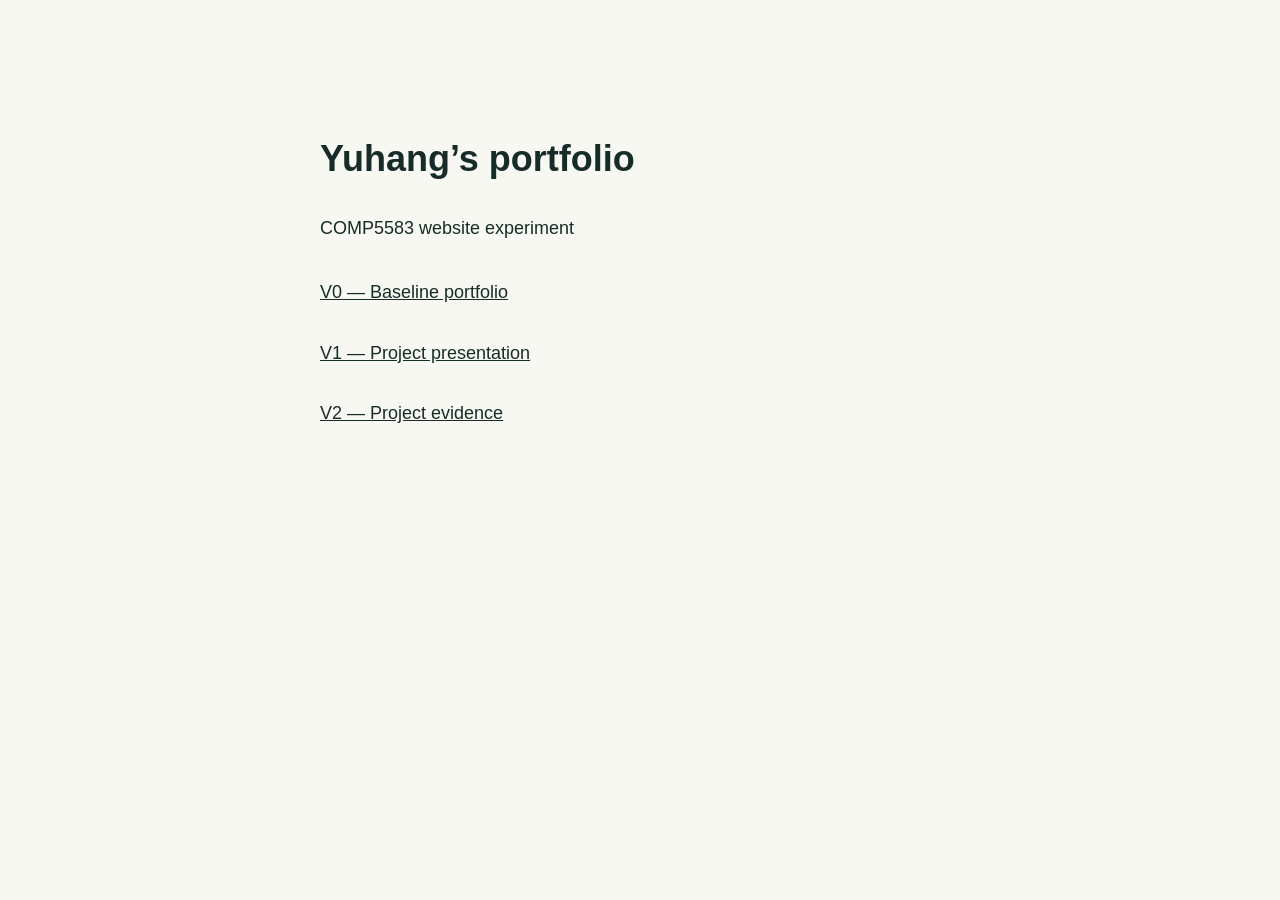
<file: index.html>
<!doctype html><html lang="en"><head><meta charset="utf-8"><meta name="viewport" content="width=device-width,initial-scale=1"><title>Yuhang · COMP5583 portfolio versions</title><style>body{max-width:640px;margin:80px auto;padding:24px;background:#f7f8f2;color:#172c28;font:18px/1.7 Arial,sans-serif}a{display:block;color:inherit;padding:15px 0}a:focus-visible{outline:3px solid #406d19}</style></head><body><h1>Yuhang’s portfolio</h1><p>COMP5583 website experiment</p><a href="website/V0/">V0 — Baseline portfolio</a><a href="website/V1/">V1 — Project presentation</a><a href="website/V2/">V2 — Project evidence</a></body></html>
</file>
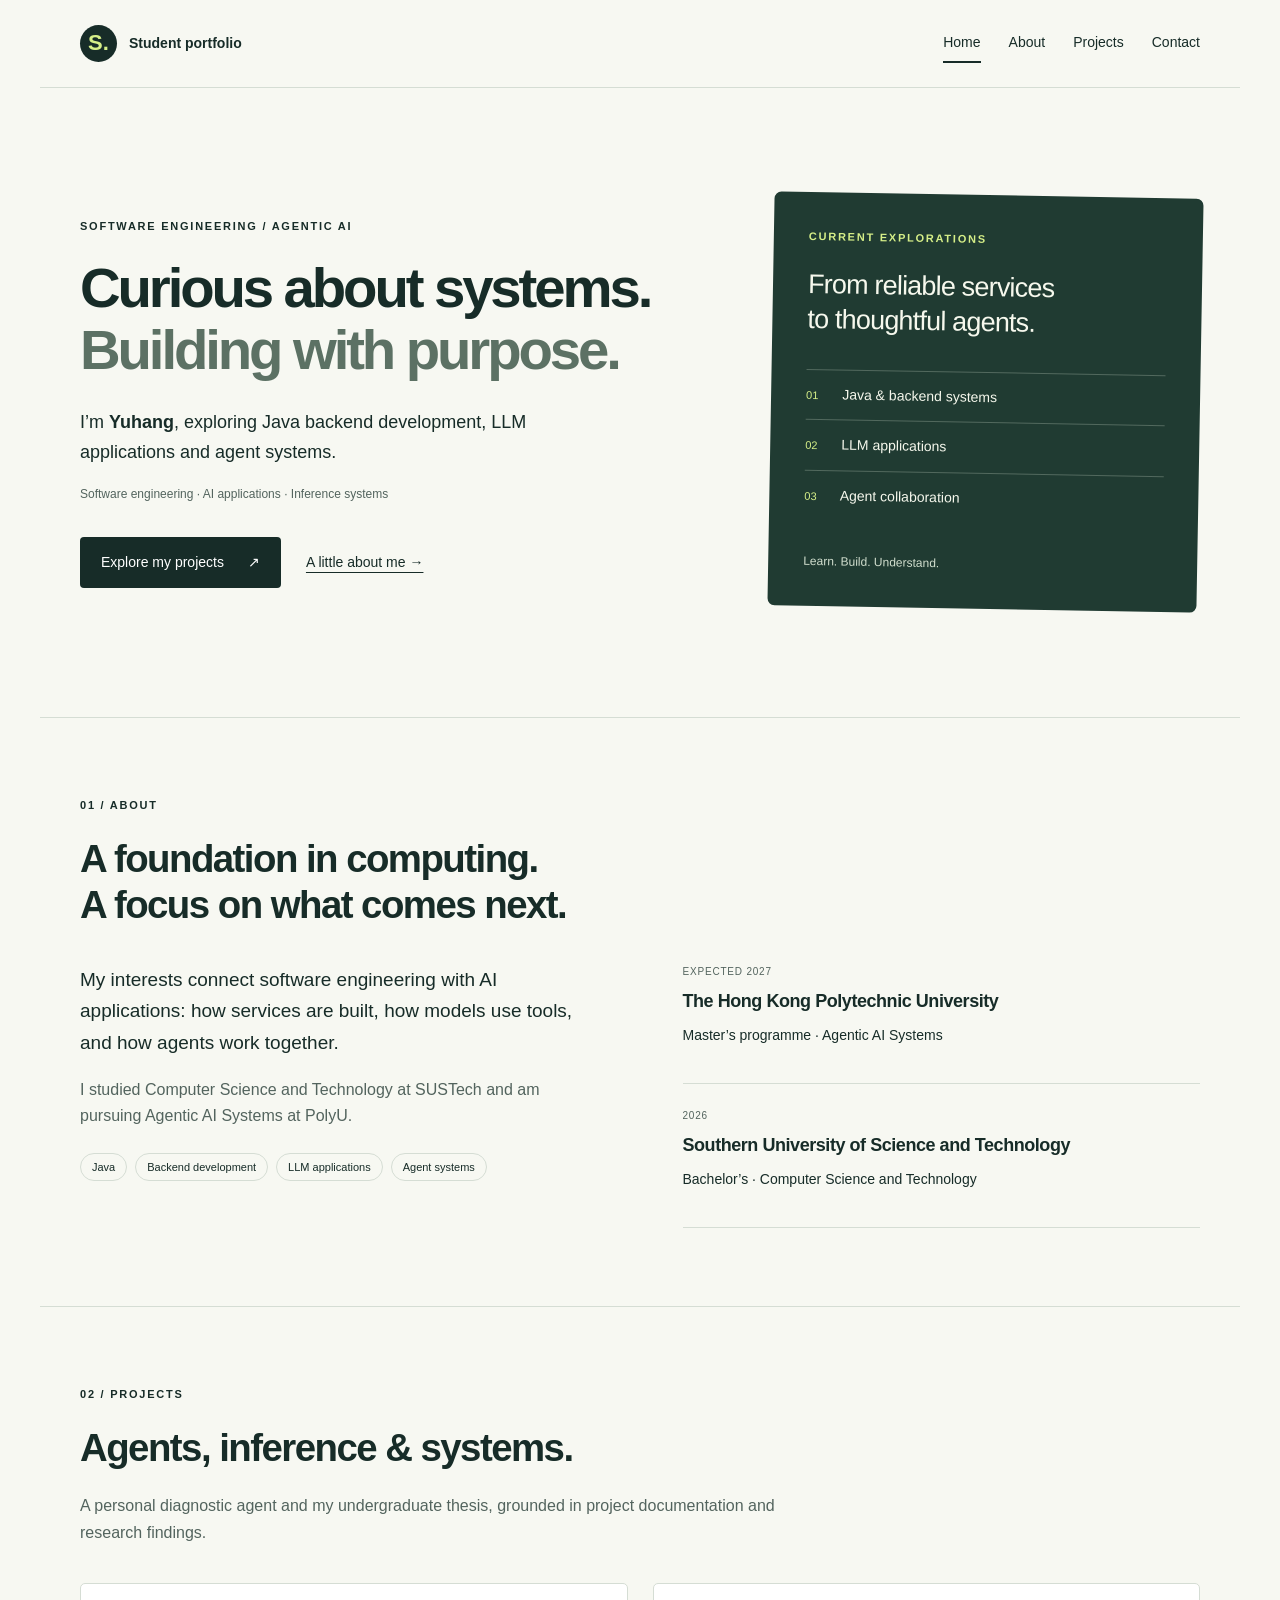
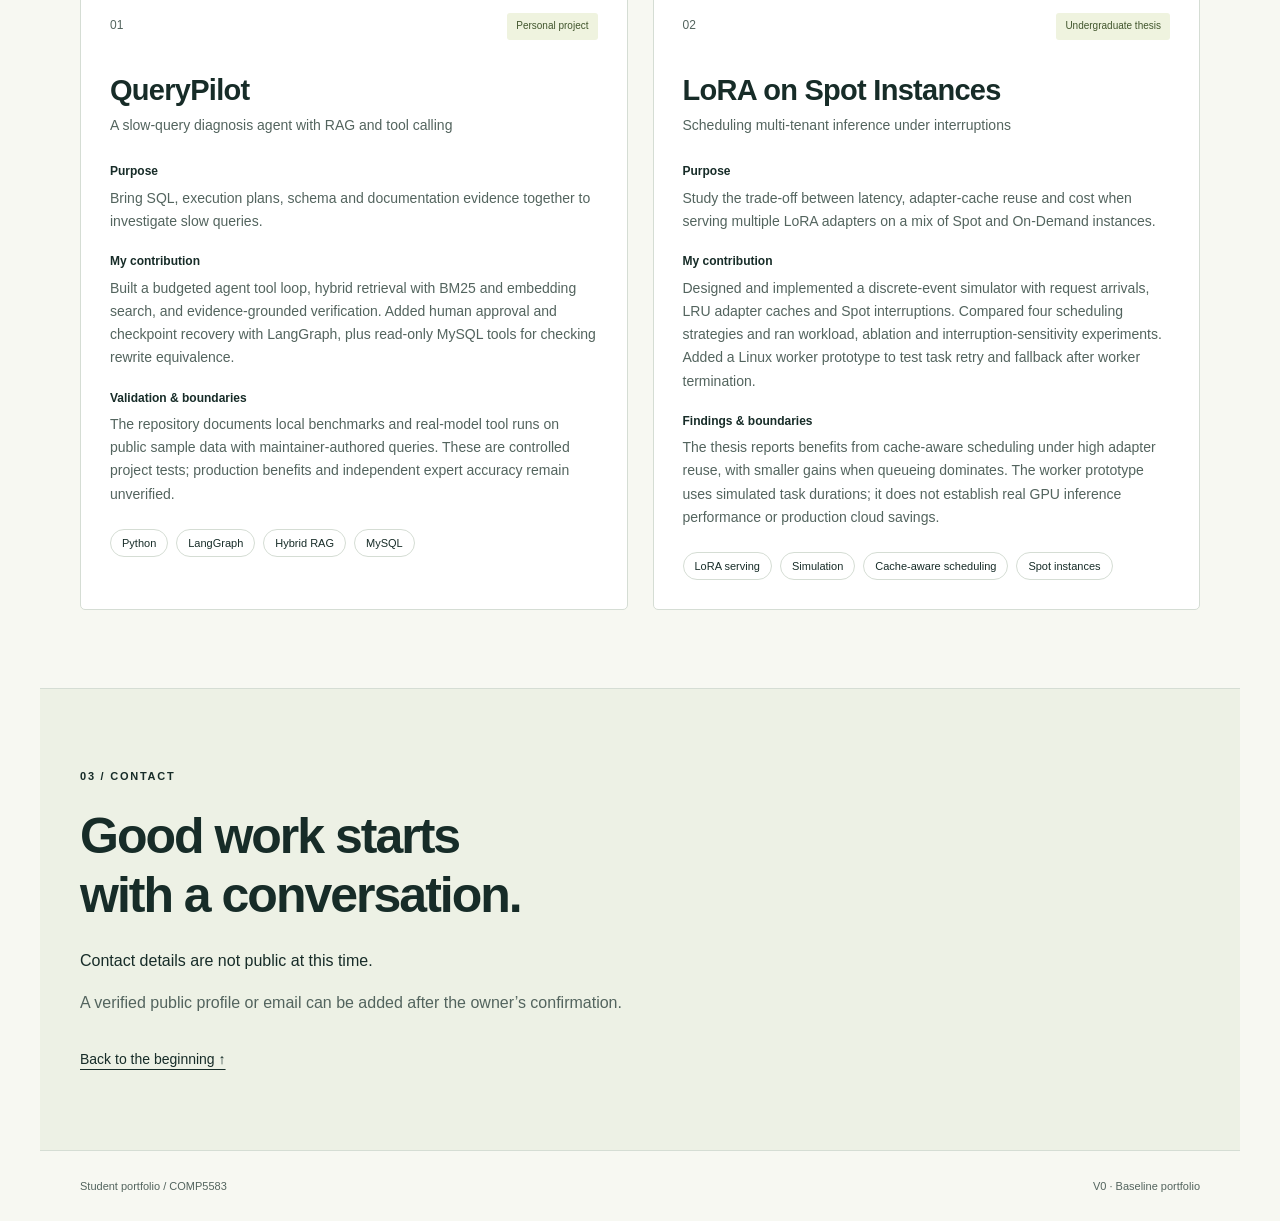
<file: website/V0/index.html>
<!doctype html>
<html lang="en">
<head>
  <meta charset="utf-8">
  <meta name="viewport" content="width=device-width, initial-scale=1">
  <meta name="description" content="A student portfolio exploring Java backend development, AI applications and agent systems. Projects grounded in source documents and undergraduate research.">
  <title>Student Portfolio · AI & Software</title>
  <link rel="stylesheet" href="styles.css">
  <script src="script.js" defer></script>
</head>
<body>
  <a class="skip" href="#main">Skip to content</a>
  <header class="header">
    <a class="brand" href="#home" aria-label="Portfolio home"><span class="brand-mark" aria-hidden="true">S.</span> Student portfolio</a>
    <nav aria-label="Main navigation"><a href="#home" aria-current="location">Home</a><a href="#about">About</a><a href="#projects">Projects</a><a href="#contact">Contact</a></nav>
  </header>
  <main id="main" tabindex="-1">
    <section id="home" class="hero section">
      <div>
        <p class="eyebrow">SOFTWARE ENGINEERING / AGENTIC AI</p>
        <h1>Curious about systems.<br><span>Building with purpose.</span></h1>
        <p class="intro">I’m <strong>Yuhang</strong>, exploring Java backend development, LLM applications and agent systems.</p>
        <p class="note">Software engineering · AI applications · Inference systems</p>
        <div class="actions"><a class="button" href="#projects">Explore my projects <span aria-hidden="true">↗</span></a><a class="text-link" href="#about">A little about me →</a></div>
      </div>
      <aside class="focus" aria-label="Areas of interest">
        <p class="eyebrow">CURRENT EXPLORATIONS</p>
        <p class="focus-title">From reliable services<br>to thoughtful agents.</p>
        <ul><li><span>01</span> Java & backend systems</li><li><span>02</span> LLM applications</li><li><span>03</span> Agent collaboration</li></ul>
        <p class="focus-foot">Learn. Build. Understand.</p>
      </aside>
    </section>
    <section id="about" class="section">
      <div class="section-heading"><p class="eyebrow">01 / ABOUT</p><h2>A foundation in computing.<br>A focus on what comes next.</h2></div>
      <div class="about-grid"><div><p class="body-large">My interests connect software engineering with AI applications: how services are built, how models use tools, and how agents work together.</p><p class="muted">I studied Computer Science and Technology at SUSTech and am pursuing Agentic AI Systems at PolyU.</p><div class="tags" aria-label="Interests"><span>Java</span><span>Backend development</span><span>LLM applications</span><span>Agent systems</span></div></div>
      <div class="education"><article><p class="date">EXPECTED 2027</p><h3>The Hong Kong Polytechnic University</h3><p>Master’s programme · Agentic AI Systems</p></article><article><p class="date">2026</p><h3>Southern University of Science and Technology</h3><p>Bachelor’s · Computer Science and Technology</p></article></div></div>
    </section>
    <section id="projects" class="section">
      <div class="section-heading"><p class="eyebrow">02 / PROJECTS</p><h2>Agents, inference & systems.</h2><p class="muted">A personal diagnostic agent and my undergraduate thesis, grounded in project documentation and research findings.</p></div>
      <div class="projects">
        <article class="project"><div class="project-top"><span class="project-number">01</span><span class="status">Personal project</span></div><h3>QueryPilot</h3><p class="project-subtitle">A slow-query diagnosis agent with RAG and tool calling</p><dl><dt>Purpose</dt><dd>Bring SQL, execution plans, schema and documentation evidence together to investigate slow queries.</dd><dt>My contribution</dt><dd>Built a budgeted agent tool loop, hybrid retrieval with BM25 and embedding search, and evidence-grounded verification. Added human approval and checkpoint recovery with LangGraph, plus read-only MySQL tools for checking rewrite equivalence.</dd><dt>Validation & boundaries</dt><dd>The repository documents local benchmarks and real-model tool runs on public sample data with maintainer-authored queries. These are controlled project tests; production benefits and independent expert accuracy remain unverified.</dd></dl><div class="tags"><span>Python</span><span>LangGraph</span><span>Hybrid RAG</span><span>MySQL</span></div></article>
        <article class="project"><div class="project-top"><span class="project-number">02</span><span class="status">Undergraduate thesis</span></div><h3>LoRA on Spot Instances</h3><p class="project-subtitle">Scheduling multi-tenant inference under interruptions</p><dl><dt>Purpose</dt><dd>Study the trade-off between latency, adapter-cache reuse and cost when serving multiple LoRA adapters on a mix of Spot and On-Demand instances.</dd><dt>My contribution</dt><dd>Designed and implemented a discrete-event simulator with request arrivals, LRU adapter caches and Spot interruptions. Compared four scheduling strategies and ran workload, ablation and interruption-sensitivity experiments. Added a Linux worker prototype to test task retry and fallback after worker termination.</dd><dt>Findings & boundaries</dt><dd>The thesis reports benefits from cache-aware scheduling under high adapter reuse, with smaller gains when queueing dominates. The worker prototype uses simulated task durations; it does not establish real GPU inference performance or production cloud savings.</dd></dl><div class="tags"><span>LoRA serving</span><span>Simulation</span><span>Cache-aware scheduling</span><span>Spot instances</span></div></article>
      </div>
    </section>
    <section id="contact" class="section contact"><p class="eyebrow">03 / CONTACT</p><h2>Good work starts<br>with a conversation.</h2><p>Contact details are not public at this time.</p><p class="muted">A verified public profile or email can be added after the owner’s confirmation.</p><a class="text-link" href="#home">Back to the beginning ↑</a></section>
  </main>
  <footer><span>Student portfolio / COMP5583</span><span>V0 · Baseline portfolio</span></footer>
</body>
</html>
</file>
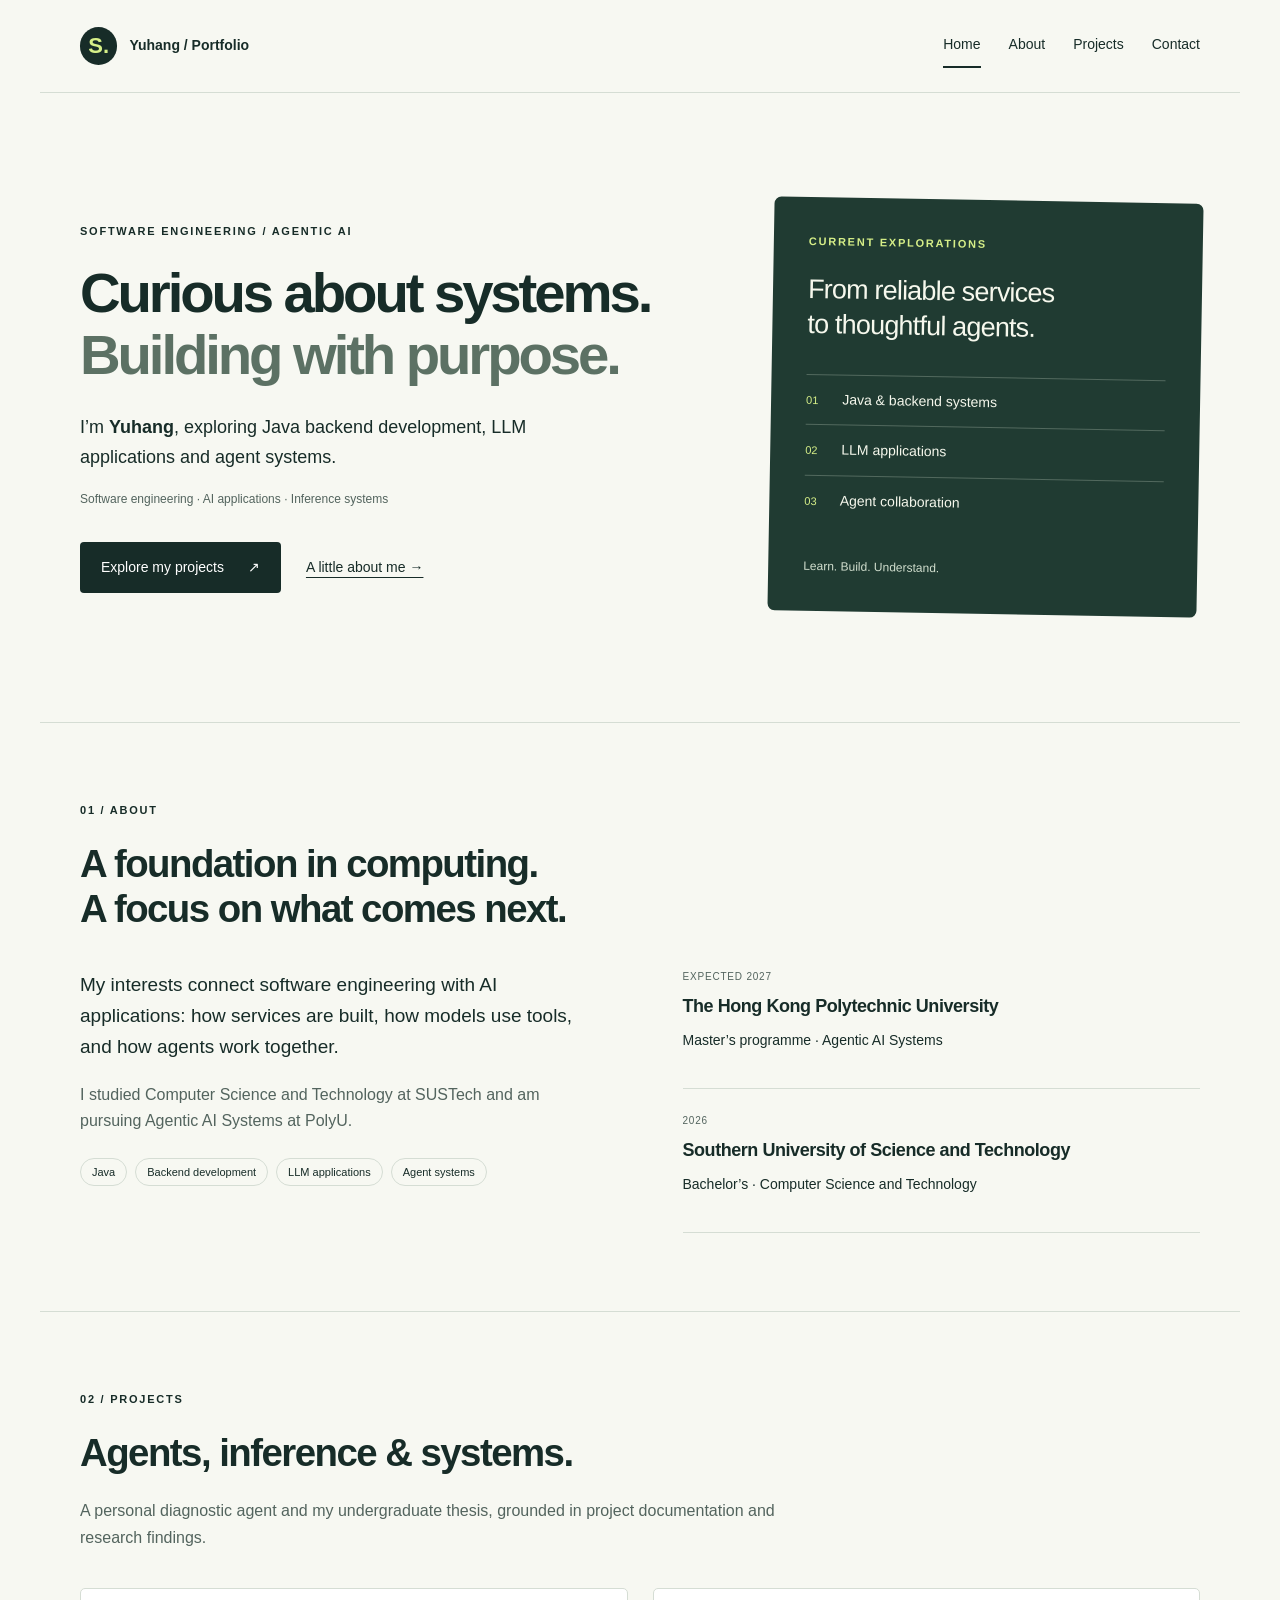
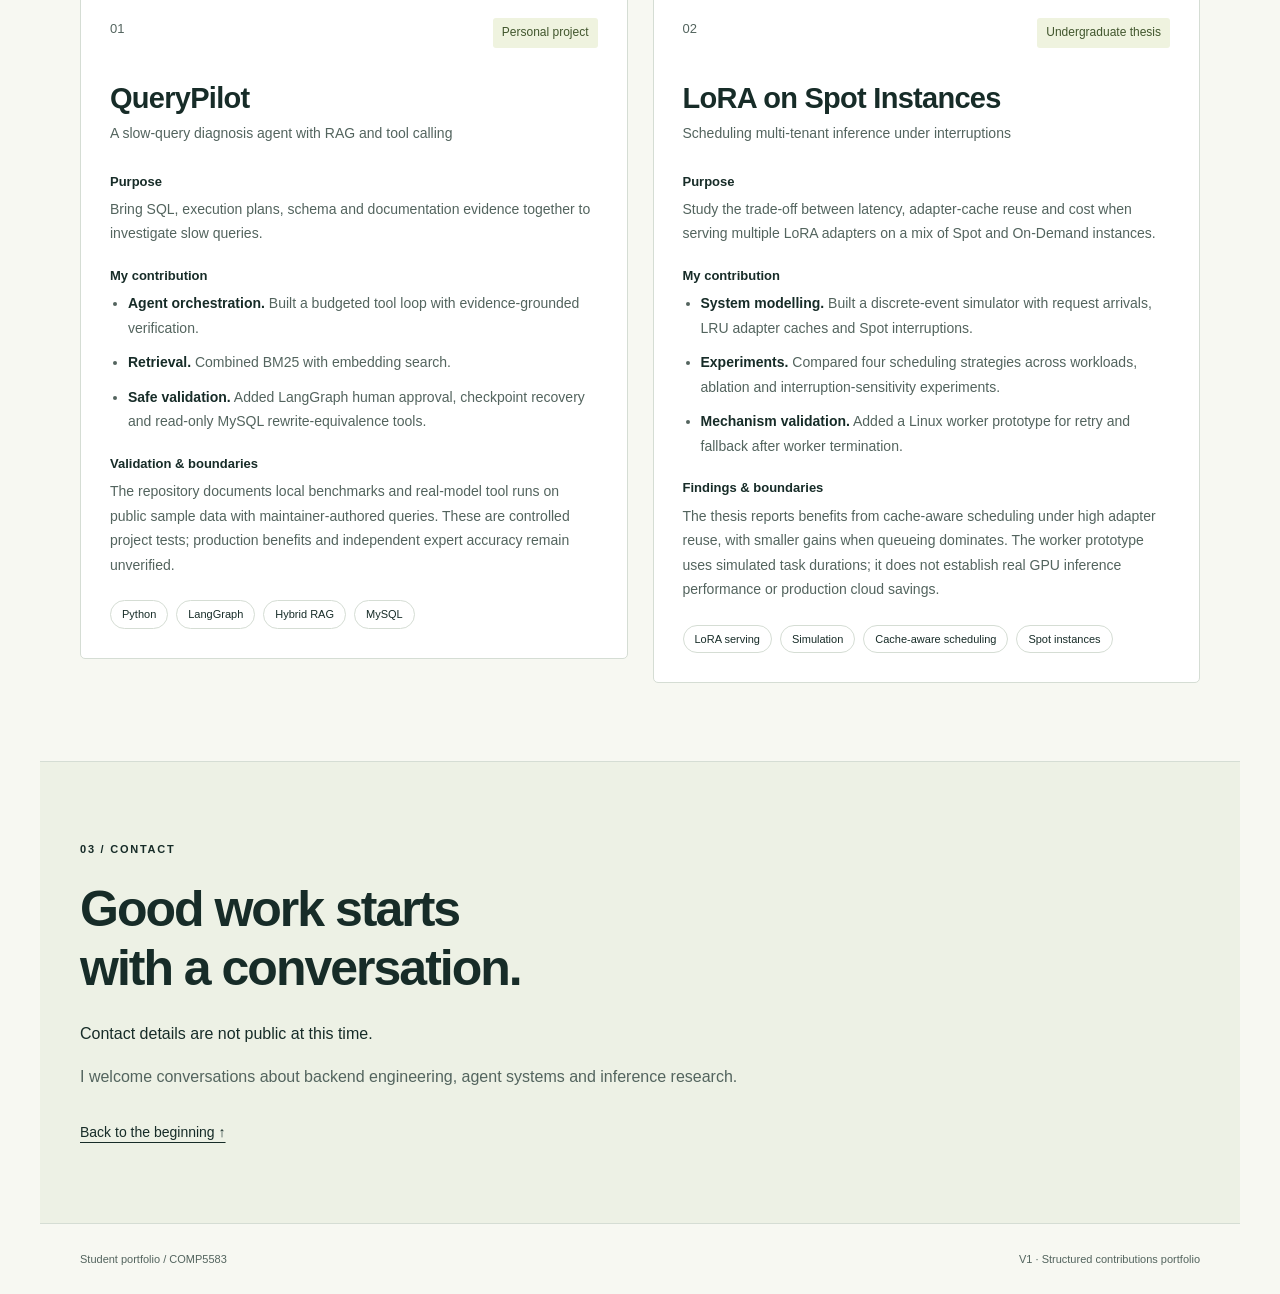
<file: website/V1/index.html>
<!doctype html>
<html lang="en">
<head>
  <meta charset="utf-8">
  <meta name="viewport" content="width=device-width, initial-scale=1">
  <meta name="description" content="A student portfolio exploring Java backend development, AI applications and agent systems. Projects grounded in source documents and undergraduate research.">
  <title>Student Portfolio · AI & Software</title>
  <link rel="stylesheet" href="styles.css">
  <script src="script.js" defer></script>
</head>
<body>
  <a class="skip" href="#main">Skip to content</a>
  <header class="header">
    <a class="brand" href="#home" aria-label="Portfolio home"><span class="brand-mark" aria-hidden="true">S.</span> Yuhang / Portfolio</a>
    <nav aria-label="Main navigation"><a href="#home" aria-current="location">Home</a><a href="#about">About</a><a href="#projects">Projects</a><a href="#contact">Contact</a></nav>
  </header>
  <main id="main" tabindex="-1">
    <section id="home" class="hero section">
      <div>
        <p class="eyebrow">SOFTWARE ENGINEERING / AGENTIC AI</p>
        <h1>Curious about systems.<br><span>Building with purpose.</span></h1>
        <p class="intro">I’m <strong>Yuhang</strong>, exploring Java backend development, LLM applications and agent systems.</p>
        <p class="note">Software engineering · AI applications · Inference systems</p>
        <div class="actions"><a class="button" href="#projects">Explore my projects <span aria-hidden="true">↗</span></a><a class="text-link" href="#about">A little about me →</a></div>
      </div>
      <aside class="focus" aria-label="Areas of interest">
        <p class="eyebrow">CURRENT EXPLORATIONS</p>
        <p class="focus-title">From reliable services<br>to thoughtful agents.</p>
        <ul><li><span>01</span> Java & backend systems</li><li><span>02</span> LLM applications</li><li><span>03</span> Agent collaboration</li></ul>
        <p class="focus-foot">Learn. Build. Understand.</p>
      </aside>
    </section>
    <section id="about" class="section">
      <div class="section-heading"><p class="eyebrow">01 / ABOUT</p><h2>A foundation in computing.<br>A focus on what comes next.</h2></div>
      <div class="about-grid"><div><p class="body-large">My interests connect software engineering with AI applications: how services are built, how models use tools, and how agents work together.</p><p class="muted">I studied Computer Science and Technology at SUSTech and am pursuing Agentic AI Systems at PolyU.</p><div class="tags" aria-label="Interests"><span>Java</span><span>Backend development</span><span>LLM applications</span><span>Agent systems</span></div></div>
      <div class="education"><article><p class="date">EXPECTED 2027</p><h3>The Hong Kong Polytechnic University</h3><p>Master’s programme · Agentic AI Systems</p></article><article><p class="date">2026</p><h3>Southern University of Science and Technology</h3><p>Bachelor’s · Computer Science and Technology</p></article></div></div>
    </section>
    <section id="projects" class="section">
      <div class="section-heading"><p class="eyebrow">02 / PROJECTS</p><h2>Agents, inference & systems.</h2><p class="muted">A personal diagnostic agent and my undergraduate thesis, grounded in project documentation and research findings.</p></div>
      <div class="projects">
        <article class="project"><div class="project-top"><span class="project-number">01</span><span class="status">Personal project</span></div><h3>QueryPilot</h3><p class="project-subtitle">A slow-query diagnosis agent with RAG and tool calling</p><dl><dt>Purpose</dt><dd>Bring SQL, execution plans, schema and documentation evidence together to investigate slow queries.</dd><dt>My contribution</dt><dd><ul class="contributions"><li><strong>Agent orchestration.</strong> Built a budgeted tool loop with evidence-grounded verification.</li><li><strong>Retrieval.</strong> Combined BM25 with embedding search.</li><li><strong>Safe validation.</strong> Added LangGraph human approval, checkpoint recovery and read-only MySQL rewrite-equivalence tools.</li></ul></dd><dt>Validation & boundaries</dt><dd>The repository documents local benchmarks and real-model tool runs on public sample data with maintainer-authored queries. These are controlled project tests; production benefits and independent expert accuracy remain unverified.</dd></dl><div class="tags"><span>Python</span><span>LangGraph</span><span>Hybrid RAG</span><span>MySQL</span></div></article>
        <article class="project"><div class="project-top"><span class="project-number">02</span><span class="status">Undergraduate thesis</span></div><h3>LoRA on Spot Instances</h3><p class="project-subtitle">Scheduling multi-tenant inference under interruptions</p><dl><dt>Purpose</dt><dd>Study the trade-off between latency, adapter-cache reuse and cost when serving multiple LoRA adapters on a mix of Spot and On-Demand instances.</dd><dt>My contribution</dt><dd><ul class="contributions"><li><strong>System modelling.</strong> Built a discrete-event simulator with request arrivals, LRU adapter caches and Spot interruptions.</li><li><strong>Experiments.</strong> Compared four scheduling strategies across workloads, ablation and interruption-sensitivity experiments.</li><li><strong>Mechanism validation.</strong> Added a Linux worker prototype for retry and fallback after worker termination.</li></ul></dd><dt>Findings & boundaries</dt><dd>The thesis reports benefits from cache-aware scheduling under high adapter reuse, with smaller gains when queueing dominates. The worker prototype uses simulated task durations; it does not establish real GPU inference performance or production cloud savings.</dd></dl><div class="tags"><span>LoRA serving</span><span>Simulation</span><span>Cache-aware scheduling</span><span>Spot instances</span></div></article>
      </div>
    </section>
    <section id="contact" class="section contact"><p class="eyebrow">03 / CONTACT</p><h2>Good work starts<br>with a conversation.</h2><p>Contact details are not public at this time.</p><p class="muted">I welcome conversations about backend engineering, agent systems and inference research.</p><a class="text-link" href="#home">Back to the beginning ↑</a></section>
  </main>
  <footer><span>Student portfolio / COMP5583</span><span>V1 · Structured contributions portfolio</span></footer>
</body>
</html>
</file>
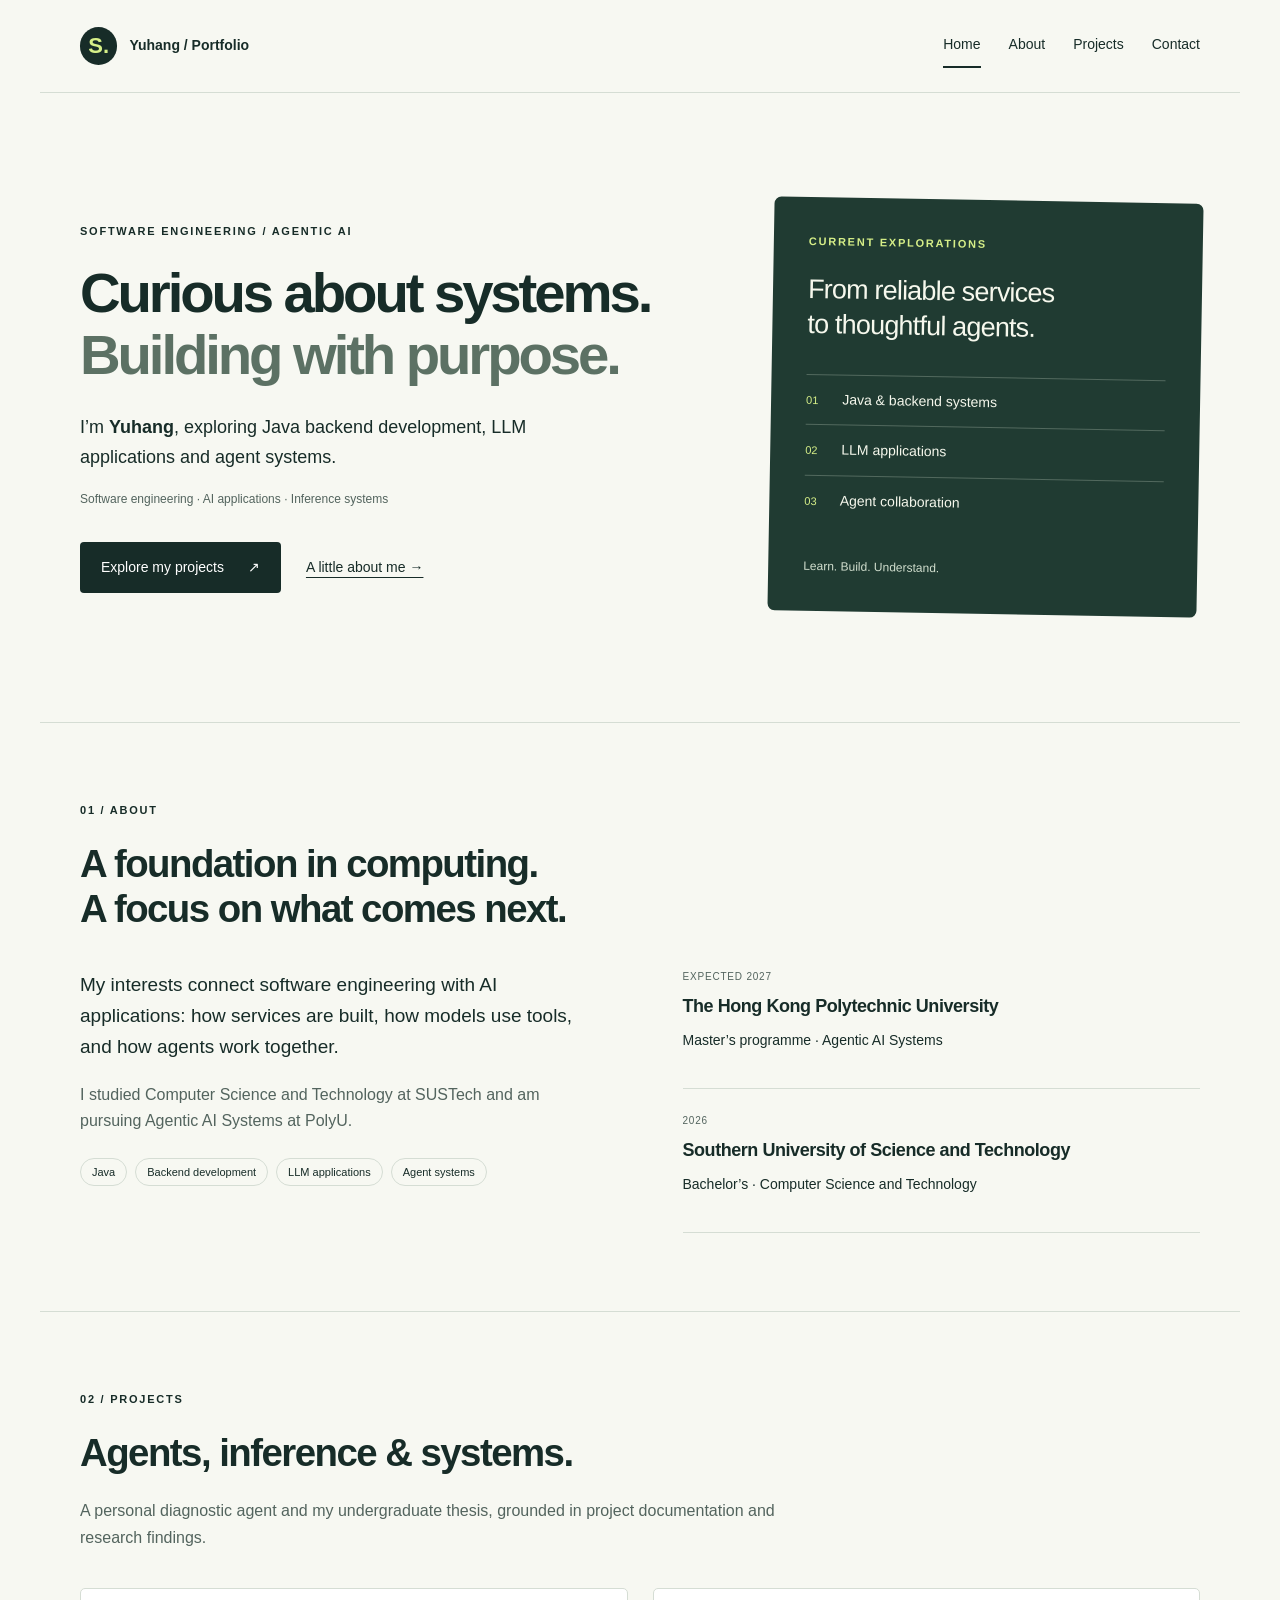
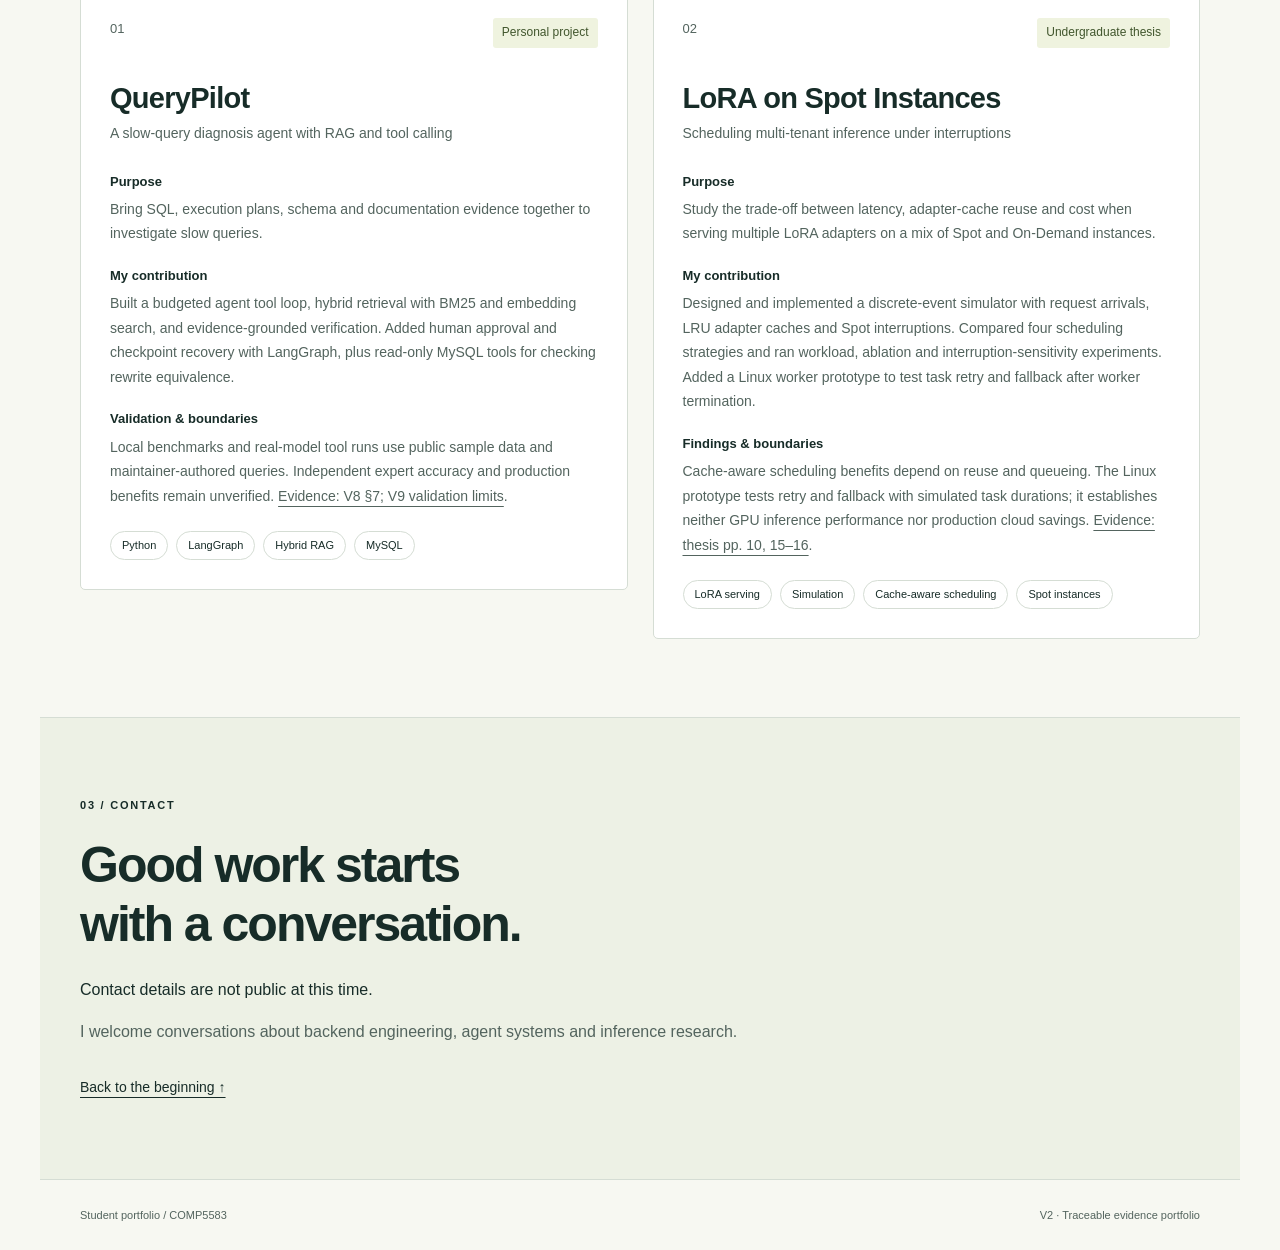
<file: website/V2/index.html>
<!doctype html>
<html lang="en">
<head>
  <meta charset="utf-8">
  <meta name="viewport" content="width=device-width, initial-scale=1">
  <meta name="description" content="A student portfolio exploring Java backend development, AI applications and agent systems. Projects grounded in source documents and undergraduate research.">
  <title>Student Portfolio · AI & Software</title>
  <link rel="stylesheet" href="styles.css">
  <script src="script.js" defer></script>
</head>
<body>
  <a class="skip" href="#main">Skip to content</a>
  <header class="header">
    <a class="brand" href="#home" aria-label="Portfolio home"><span class="brand-mark" aria-hidden="true">S.</span> Yuhang / Portfolio</a>
    <nav aria-label="Main navigation"><a href="#home" aria-current="location">Home</a><a href="#about">About</a><a href="#projects">Projects</a><a href="#contact">Contact</a></nav>
  </header>
  <main id="main" tabindex="-1">
    <section id="home" class="hero section">
      <div>
        <p class="eyebrow">SOFTWARE ENGINEERING / AGENTIC AI</p>
        <h1>Curious about systems.<br><span>Building with purpose.</span></h1>
        <p class="intro">I’m <strong>Yuhang</strong>, exploring Java backend development, LLM applications and agent systems.</p>
        <p class="note">Software engineering · AI applications · Inference systems</p>
        <div class="actions"><a class="button" href="#projects">Explore my projects <span aria-hidden="true">↗</span></a><a class="text-link" href="#about">A little about me →</a></div>
      </div>
      <aside class="focus" aria-label="Areas of interest">
        <p class="eyebrow">CURRENT EXPLORATIONS</p>
        <p class="focus-title">From reliable services<br>to thoughtful agents.</p>
        <ul><li><span>01</span> Java & backend systems</li><li><span>02</span> LLM applications</li><li><span>03</span> Agent collaboration</li></ul>
        <p class="focus-foot">Learn. Build. Understand.</p>
      </aside>
    </section>
    <section id="about" class="section">
      <div class="section-heading"><p class="eyebrow">01 / ABOUT</p><h2>A foundation in computing.<br>A focus on what comes next.</h2></div>
      <div class="about-grid"><div><p class="body-large">My interests connect software engineering with AI applications: how services are built, how models use tools, and how agents work together.</p><p class="muted">I studied Computer Science and Technology at SUSTech and am pursuing Agentic AI Systems at PolyU.</p><div class="tags" aria-label="Interests"><span>Java</span><span>Backend development</span><span>LLM applications</span><span>Agent systems</span></div></div>
      <div class="education"><article><p class="date">EXPECTED 2027</p><h3>The Hong Kong Polytechnic University</h3><p>Master’s programme · Agentic AI Systems</p></article><article><p class="date">2026</p><h3>Southern University of Science and Technology</h3><p>Bachelor’s · Computer Science and Technology</p></article></div></div>
    </section>
    <section id="projects" class="section">
      <div class="section-heading"><p class="eyebrow">02 / PROJECTS</p><h2>Agents, inference & systems.</h2><p class="muted">A personal diagnostic agent and my undergraduate thesis, grounded in project documentation and research findings.</p></div>
      <div class="projects">
        <article class="project"><div class="project-top"><span class="project-number">01</span><span class="status">Personal project</span></div><h3>QueryPilot</h3><p class="project-subtitle">A slow-query diagnosis agent with RAG and tool calling</p><dl><dt>Purpose</dt><dd>Bring SQL, execution plans, schema and documentation evidence together to investigate slow queries.</dd><dt>My contribution</dt><dd>Built a budgeted agent tool loop, hybrid retrieval with BM25 and embedding search, and evidence-grounded verification. Added human approval and checkpoint recovery with LangGraph, plus read-only MySQL tools for checking rewrite equivalence.</dd><dt>Validation & boundaries</dt><dd>Local benchmarks and real-model tool runs use public sample data and maintainer-authored queries. Independent expert accuracy and production benefits remain unverified. <a class="text-link" href="source-notes.html#querypilot">Evidence: V8 §7; V9 validation limits</a>.</dd></dl><div class="tags"><span>Python</span><span>LangGraph</span><span>Hybrid RAG</span><span>MySQL</span></div></article>
        <article class="project"><div class="project-top"><span class="project-number">02</span><span class="status">Undergraduate thesis</span></div><h3>LoRA on Spot Instances</h3><p class="project-subtitle">Scheduling multi-tenant inference under interruptions</p><dl><dt>Purpose</dt><dd>Study the trade-off between latency, adapter-cache reuse and cost when serving multiple LoRA adapters on a mix of Spot and On-Demand instances.</dd><dt>My contribution</dt><dd>Designed and implemented a discrete-event simulator with request arrivals, LRU adapter caches and Spot interruptions. Compared four scheduling strategies and ran workload, ablation and interruption-sensitivity experiments. Added a Linux worker prototype to test task retry and fallback after worker termination.</dd><dt>Findings & boundaries</dt><dd>Cache-aware scheduling benefits depend on reuse and queueing. The Linux prototype tests retry and fallback with simulated task durations; it establishes neither GPU inference performance nor production cloud savings. <a class="text-link" href="source-notes.html#lora">Evidence: thesis pp. 10, 15–16</a>.</dd></dl><div class="tags"><span>LoRA serving</span><span>Simulation</span><span>Cache-aware scheduling</span><span>Spot instances</span></div></article>
      </div>
    </section>
    <section id="contact" class="section contact"><p class="eyebrow">03 / CONTACT</p><h2>Good work starts<br>with a conversation.</h2><p>Contact details are not public at this time.</p><p class="muted">I welcome conversations about backend engineering, agent systems and inference research.</p><a class="text-link" href="#home">Back to the beginning ↑</a></section>
  </main>
  <footer><span>Student portfolio / COMP5583</span><span>V2 · Traceable evidence portfolio</span></footer>
</body>
</html>
</file>
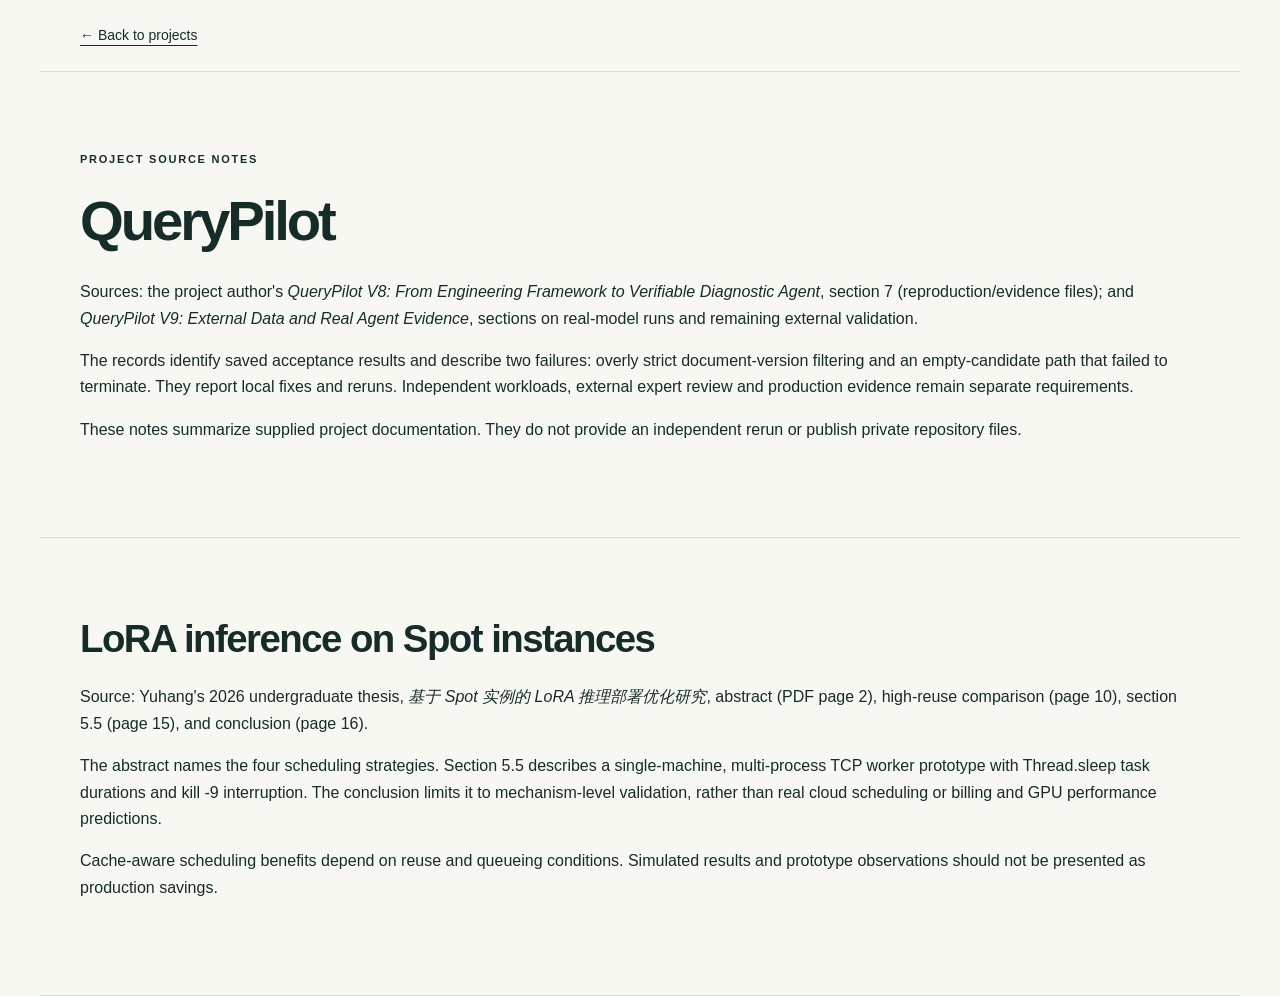
<file: website/V2/source-notes.html>
<!doctype html><html lang="en"><head><meta charset="utf-8"><meta name="viewport" content="width=device-width,initial-scale=1"><title>Project source notes · Yuhang</title><link rel="stylesheet" href="styles.css"></head><body><header class="header"><a class="text-link" href="index.html#projects">← Back to projects</a></header><main><section class="section" id="querypilot"><p class="eyebrow">PROJECT SOURCE NOTES</p><h1>QueryPilot</h1><p>Sources: the project author's <cite>QueryPilot V8: From Engineering Framework to Verifiable Diagnostic Agent</cite>, section 7 (reproduction/evidence files); and <cite>QueryPilot V9: External Data and Real Agent Evidence</cite>, sections on real-model runs and remaining external validation.</p><p>The records identify saved acceptance results and describe two failures: overly strict document-version filtering and an empty-candidate path that failed to terminate. They report local fixes and reruns. Independent workloads, external expert review and production evidence remain separate requirements.</p><p>These notes summarize supplied project documentation. They do not provide an independent rerun or publish private repository files.</p></section><section class="section" id="lora"><h2>LoRA inference on Spot instances</h2><p>Source: Yuhang's 2026 undergraduate thesis, <cite>基于 Spot 实例的 LoRA 推理部署优化研究</cite>, abstract (PDF page 2), high-reuse comparison (page 10), section 5.5 (page 15), and conclusion (page 16).</p><p>The abstract names the four scheduling strategies. Section 5.5 describes a single-machine, multi-process TCP worker prototype with Thread.sleep task durations and kill -9 interruption. The conclusion limits it to mechanism-level validation, rather than real cloud scheduling or billing and GPU performance predictions.</p><p>Cache-aware scheduling benefits depend on reuse and queueing conditions. Simulated results and prototype observations should not be presented as production savings.</p></section></main></body></html>
</file>
<file: website/V0/styles.css>
﻿:root{--paper:#f7f8f2;--ink:#172c28;--muted:#53645e;--line:#d5ddd4;--accent:#d6ef88;--dark:#203b32}*{box-sizing:border-box}html{scroll-behavior:smooth;scroll-padding-top:110px}body{margin:0;background:var(--paper);color:var(--ink);font-family:Arial,Helvetica,sans-serif;font-size:16px;line-height:1.65}a{color:inherit;text-decoration:none}a:focus-visible{outline:3px solid #406d19;outline-offset:5px;border-radius:3px}.skip{position:fixed;top:-100px;left:16px;padding:12px;background:white;z-index:5}.skip:focus{top:12px}.header,main,footer{max-width:1200px;margin:auto}.header{display:flex;align-items:center;justify-content:space-between;gap:24px;padding:24px 40px;border-bottom:1px solid var(--line)}.brand{display:flex;gap:12px;align-items:center;font-size:14px;font-weight:700}.brand-mark{background:var(--ink);color:var(--accent);width:37px;height:37px;display:grid;place-items:center;font-size:22px;border-radius:50%}nav{display:flex;gap:28px}nav a{padding:7px 0;font-size:14px;border-bottom:2px solid transparent}nav a:hover,nav a[aria-current]{border-color:var(--ink)}.section{padding:78px 40px;border-bottom:1px solid var(--line);scroll-margin-top:20px}.hero{min-height:630px;display:grid;grid-template-columns:1.45fr 1fr;gap:70px;align-items:center}.eyebrow{font-size:11px;letter-spacing:.16em;font-weight:700;margin:0 0 22px}h1,h2,h3,p{margin-top:0}h1{font-size:clamp(40px,4.4vw,59px);line-height:1.1;letter-spacing:-.055em;margin-bottom:27px}h1 span{color:#5c7164}h2{font-size:clamp(29px,3vw,40px);line-height:1.18;letter-spacing:-.04em;margin-bottom:23px}h3{font-size:21px;line-height:1.3;letter-spacing:-.025em;margin-bottom:10px}.intro{max-width:510px;font-size:18px}.note,.muted{color:var(--muted)}.note{font-size:12px}.actions{display:flex;gap:25px;align-items:center;flex-wrap:wrap;margin-top:32px}.button{background:var(--ink);color:white;padding:14px 21px;border-radius:4px;font-size:14px;display:inline-flex;gap:24px}.button:hover{background:#315447}.text-link{font-size:14px;text-decoration:underline;text-underline-offset:5px}.focus{padding:35px;background:var(--dark);color:#f6f8ed;border-radius:7px;transform:rotate(1deg)}.focus .eyebrow{color:var(--accent)}.focus-title{font-size:27px;line-height:1.3;letter-spacing:-.03em}.focus ul{padding:0;margin:32px 0;list-style:none}.focus li{border-top:1px solid #52695e;padding:13px 0;font-size:14px}.focus li span{margin-right:20px;color:var(--accent);font-size:11px}.focus-foot{font-size:12px;margin:0;color:#d1dece}.section-heading{max-width:720px;margin-bottom:37px}.about-grid{display:grid;grid-template-columns:1fr 1fr;gap:85px}.body-large{font-size:19px}.tags{display:flex;flex-wrap:wrap;gap:8px;margin-top:23px}.tags span{font-size:11px;border:1px solid var(--line);border-radius:20px;padding:4px 11px}.education article{padding:0 0 22px;margin-bottom:24px;border-bottom:1px solid var(--line)}.education article:last-child{margin:0}.education p{font-size:14px}.education .date{font-size:10px;letter-spacing:.08em;color:var(--muted)}.education h3{font-size:18px}.projects{display:grid;grid-template-columns:1fr 1fr;gap:25px}.project{padding:29px;background:#fff;border:1px solid var(--line);border-radius:5px}.project-top{display:flex;align-items:center;justify-content:space-between;gap:12px;margin-bottom:32px}.project-number{font-size:12px;color:var(--muted)}.status{font-size:10px;background:#eff3df;color:#41562d;padding:5px 9px;border-radius:3px}.project h3{font-size:29px;margin-bottom:5px}.project-subtitle{color:var(--muted);font-size:14px}dl{margin:25px 0 0}dt{font-weight:700;font-size:12px;margin-top:19px}dd{margin:5px 0 0;font-size:14px;color:var(--muted)}.contact{position:relative;background:#edf1e5}.contact h2{font-size:clamp(36px,4vw,50px)}.contact .text-link{display:inline-block;margin-top:15px}footer{display:flex;justify-content:space-between;gap:20px;padding:26px 40px;color:var(--muted);font-size:11px}@media(min-width:1600px){.hero{min-height:680px}}@media(max-width:760px){.header{padding:18px 22px;flex-wrap:wrap;gap:12px}nav{width:100%;justify-content:space-between;gap:12px}nav a{font-size:13px}.section{padding:52px 22px}.hero{grid-template-columns:1fr;gap:36px;min-height:auto}.focus{transform:none;max-width:520px}.about-grid{grid-template-columns:1fr;gap:35px}.projects{grid-template-columns:1fr}.project{padding:24px}.section-heading{margin-bottom:28px}footer{padding:24px 22px;flex-wrap:wrap}h1{font-size:43px}.intro{font-size:17px}}@media(prefers-reduced-motion:reduce){html{scroll-behavior:auto}}
</file>
<file: website/V1/styles.css>
﻿:root{--paper:#f7f8f2;--ink:#172c28;--muted:#53645e;--line:#d5ddd4;--accent:#d6ef88;--dark:#203b32}*{box-sizing:border-box}html{scroll-behavior:smooth;scroll-padding-top:110px}body{margin:0;background:var(--paper);color:var(--ink);font-family:Arial,Helvetica,sans-serif;font-size:16px;line-height:1.65}a{color:inherit;text-decoration:none}a:focus-visible{outline:3px solid #406d19;outline-offset:5px;border-radius:3px}.skip{position:fixed;top:-100px;left:16px;padding:12px;background:white;z-index:5}.skip:focus{top:12px}.header,main,footer{max-width:1200px;margin:auto}.header{display:flex;align-items:center;justify-content:space-between;gap:24px;padding:24px 40px;border-bottom:1px solid var(--line)}.brand{display:flex;gap:12px;align-items:center;font-size:14px;font-weight:700}.brand-mark{background:var(--ink);color:var(--accent);width:37px;height:37px;display:grid;place-items:center;font-size:22px;border-radius:50%}nav{display:flex;gap:28px}nav a{padding:7px 0;font-size:14px;border-bottom:2px solid transparent}nav a:hover,nav a[aria-current]{border-color:var(--ink)}.section{padding:78px 40px;border-bottom:1px solid var(--line);scroll-margin-top:20px}.hero{min-height:630px;display:grid;grid-template-columns:1.45fr 1fr;gap:70px;align-items:center}.eyebrow{font-size:11px;letter-spacing:.16em;font-weight:700;margin:0 0 22px}h1,h2,h3,p{margin-top:0}h1{font-size:clamp(40px,4.4vw,59px);line-height:1.1;letter-spacing:-.055em;margin-bottom:27px}h1 span{color:#5c7164}h2{font-size:clamp(29px,3vw,40px);line-height:1.18;letter-spacing:-.04em;margin-bottom:23px}h3{font-size:21px;line-height:1.3;letter-spacing:-.025em;margin-bottom:10px}.intro{max-width:510px;font-size:18px}.note,.muted{color:var(--muted)}.note{font-size:12px}.actions{display:flex;gap:25px;align-items:center;flex-wrap:wrap;margin-top:32px}.button{background:var(--ink);color:white;padding:14px 21px;border-radius:4px;font-size:14px;display:inline-flex;gap:24px}.button:hover{background:#315447}.text-link{font-size:14px;text-decoration:underline;text-underline-offset:5px}.focus{padding:35px;background:var(--dark);color:#f6f8ed;border-radius:7px;transform:rotate(1deg)}.focus .eyebrow{color:var(--accent)}.focus-title{font-size:27px;line-height:1.3;letter-spacing:-.03em}.focus ul{padding:0;margin:32px 0;list-style:none}.focus li{border-top:1px solid #52695e;padding:13px 0;font-size:14px}.focus li span{margin-right:20px;color:var(--accent);font-size:11px}.focus-foot{font-size:12px;margin:0;color:#d1dece}.section-heading{max-width:720px;margin-bottom:37px}.about-grid{display:grid;grid-template-columns:1fr 1fr;gap:85px}.body-large{font-size:19px}.tags{display:flex;flex-wrap:wrap;gap:8px;margin-top:23px}.tags span{font-size:11px;border:1px solid var(--line);border-radius:20px;padding:4px 11px}.education article{padding:0 0 22px;margin-bottom:24px;border-bottom:1px solid var(--line)}.education article:last-child{margin:0}.education p{font-size:14px}.education .date{font-size:10px;letter-spacing:.08em;color:var(--muted)}.education h3{font-size:18px}.projects{display:grid;grid-template-columns:1fr 1fr;gap:25px}.project{padding:29px;background:#fff;border:1px solid var(--line);border-radius:5px}.project-top{display:flex;align-items:center;justify-content:space-between;gap:12px;margin-bottom:32px}.project-number{font-size:12px;color:var(--muted)}.status{font-size:10px;background:#eff3df;color:#41562d;padding:5px 9px;border-radius:3px}.project h3{font-size:29px;margin-bottom:5px}.project-subtitle{color:var(--muted);font-size:14px}dl{margin:25px 0 0}dt{font-weight:700;font-size:12px;margin-top:19px}dd{margin:5px 0 0;font-size:14px;color:var(--muted)}.contact{position:relative;background:#edf1e5}.contact h2{font-size:clamp(36px,4vw,50px)}.contact .text-link{display:inline-block;margin-top:15px}footer{display:flex;justify-content:space-between;gap:20px;padding:26px 40px;color:var(--muted);font-size:11px}@media(min-width:1600px){.hero{min-height:680px}}@media(max-width:760px){.header{padding:18px 22px;flex-wrap:wrap;gap:12px}nav{width:100%;justify-content:space-between;gap:12px}nav a{font-size:13px}.section{padding:52px 22px}.hero{grid-template-columns:1fr;gap:36px;min-height:auto}.focus{transform:none;max-width:520px}.about-grid{grid-template-columns:1fr;gap:35px}.projects{grid-template-columns:1fr}.project{padding:24px}.section-heading{margin-bottom:28px}footer{padding:24px 22px;flex-wrap:wrap}h1{font-size:43px}.intro{font-size:17px}}@media(prefers-reduced-motion:reduce){html{scroll-behavior:auto}}

/* Round 2: content must remain readable when text grows. */
body{overflow-wrap:anywhere}.header,nav,.project-top{flex-wrap:wrap}.header>* , .hero>* , .about-grid>* , .projects>*{min-width:0}.brand{min-width:0}.brand-mark{flex-shrink:0;width:1.7em;height:1.7em}nav a{min-height:44px;display:inline-flex;align-items:center}.project-top{align-items:flex-start}.tags span{max-width:100%}.focus li span{display:inline-block} .project{align-self:start} .project dd{line-height:1.75} .project dt{font-size:13px} .status{font-size:12px} .project-number{font-size:13px}
@media(max-width:760px){nav{justify-content:flex-start;gap:4px 22px}.section{padding:42px 22px}.project{padding:22px}.project-top{margin-bottom:20px}.project h3{font-size:26px}}

.contributions{padding-left:18px;margin:5px 0}.contributions li{margin-bottom:10px}.contributions strong{color:var(--ink)}
</file>
<file: website/V2/styles.css>
﻿:root{--paper:#f7f8f2;--ink:#172c28;--muted:#53645e;--line:#d5ddd4;--accent:#d6ef88;--dark:#203b32}*{box-sizing:border-box}html{scroll-behavior:smooth;scroll-padding-top:110px}body{margin:0;background:var(--paper);color:var(--ink);font-family:Arial,Helvetica,sans-serif;font-size:16px;line-height:1.65}a{color:inherit;text-decoration:none}a:focus-visible{outline:3px solid #406d19;outline-offset:5px;border-radius:3px}.skip{position:fixed;top:-100px;left:16px;padding:12px;background:white;z-index:5}.skip:focus{top:12px}.header,main,footer{max-width:1200px;margin:auto}.header{display:flex;align-items:center;justify-content:space-between;gap:24px;padding:24px 40px;border-bottom:1px solid var(--line)}.brand{display:flex;gap:12px;align-items:center;font-size:14px;font-weight:700}.brand-mark{background:var(--ink);color:var(--accent);width:37px;height:37px;display:grid;place-items:center;font-size:22px;border-radius:50%}nav{display:flex;gap:28px}nav a{padding:7px 0;font-size:14px;border-bottom:2px solid transparent}nav a:hover,nav a[aria-current]{border-color:var(--ink)}.section{padding:78px 40px;border-bottom:1px solid var(--line);scroll-margin-top:20px}.hero{min-height:630px;display:grid;grid-template-columns:1.45fr 1fr;gap:70px;align-items:center}.eyebrow{font-size:11px;letter-spacing:.16em;font-weight:700;margin:0 0 22px}h1,h2,h3,p{margin-top:0}h1{font-size:clamp(40px,4.4vw,59px);line-height:1.1;letter-spacing:-.055em;margin-bottom:27px}h1 span{color:#5c7164}h2{font-size:clamp(29px,3vw,40px);line-height:1.18;letter-spacing:-.04em;margin-bottom:23px}h3{font-size:21px;line-height:1.3;letter-spacing:-.025em;margin-bottom:10px}.intro{max-width:510px;font-size:18px}.note,.muted{color:var(--muted)}.note{font-size:12px}.actions{display:flex;gap:25px;align-items:center;flex-wrap:wrap;margin-top:32px}.button{background:var(--ink);color:white;padding:14px 21px;border-radius:4px;font-size:14px;display:inline-flex;gap:24px}.button:hover{background:#315447}.text-link{font-size:14px;text-decoration:underline;text-underline-offset:5px}.focus{padding:35px;background:var(--dark);color:#f6f8ed;border-radius:7px;transform:rotate(1deg)}.focus .eyebrow{color:var(--accent)}.focus-title{font-size:27px;line-height:1.3;letter-spacing:-.03em}.focus ul{padding:0;margin:32px 0;list-style:none}.focus li{border-top:1px solid #52695e;padding:13px 0;font-size:14px}.focus li span{margin-right:20px;color:var(--accent);font-size:11px}.focus-foot{font-size:12px;margin:0;color:#d1dece}.section-heading{max-width:720px;margin-bottom:37px}.about-grid{display:grid;grid-template-columns:1fr 1fr;gap:85px}.body-large{font-size:19px}.tags{display:flex;flex-wrap:wrap;gap:8px;margin-top:23px}.tags span{font-size:11px;border:1px solid var(--line);border-radius:20px;padding:4px 11px}.education article{padding:0 0 22px;margin-bottom:24px;border-bottom:1px solid var(--line)}.education article:last-child{margin:0}.education p{font-size:14px}.education .date{font-size:10px;letter-spacing:.08em;color:var(--muted)}.education h3{font-size:18px}.projects{display:grid;grid-template-columns:1fr 1fr;gap:25px}.project{padding:29px;background:#fff;border:1px solid var(--line);border-radius:5px}.project-top{display:flex;align-items:center;justify-content:space-between;gap:12px;margin-bottom:32px}.project-number{font-size:12px;color:var(--muted)}.status{font-size:10px;background:#eff3df;color:#41562d;padding:5px 9px;border-radius:3px}.project h3{font-size:29px;margin-bottom:5px}.project-subtitle{color:var(--muted);font-size:14px}dl{margin:25px 0 0}dt{font-weight:700;font-size:12px;margin-top:19px}dd{margin:5px 0 0;font-size:14px;color:var(--muted)}.contact{position:relative;background:#edf1e5}.contact h2{font-size:clamp(36px,4vw,50px)}.contact .text-link{display:inline-block;margin-top:15px}footer{display:flex;justify-content:space-between;gap:20px;padding:26px 40px;color:var(--muted);font-size:11px}@media(min-width:1600px){.hero{min-height:680px}}@media(max-width:760px){.header{padding:18px 22px;flex-wrap:wrap;gap:12px}nav{width:100%;justify-content:space-between;gap:12px}nav a{font-size:13px}.section{padding:52px 22px}.hero{grid-template-columns:1fr;gap:36px;min-height:auto}.focus{transform:none;max-width:520px}.about-grid{grid-template-columns:1fr;gap:35px}.projects{grid-template-columns:1fr}.project{padding:24px}.section-heading{margin-bottom:28px}footer{padding:24px 22px;flex-wrap:wrap}h1{font-size:43px}.intro{font-size:17px}}@media(prefers-reduced-motion:reduce){html{scroll-behavior:auto}}

/* Round 2: content must remain readable when text grows. */
body{overflow-wrap:anywhere}.header,nav,.project-top{flex-wrap:wrap}.header>* , .hero>* , .about-grid>* , .projects>*{min-width:0}.brand{min-width:0}.brand-mark{flex-shrink:0;width:1.7em;height:1.7em}nav a{min-height:44px;display:inline-flex;align-items:center}.project-top{align-items:flex-start}.tags span{max-width:100%}.focus li span{display:inline-block} .project{align-self:start} .project dd{line-height:1.75} .project dt{font-size:13px} .status{font-size:12px} .project-number{font-size:13px}
@media(max-width:760px){nav{justify-content:flex-start;gap:4px 22px}.section{padding:42px 22px}.project{padding:22px}.project-top{margin-bottom:20px}.project h3{font-size:26px}}
</file>
